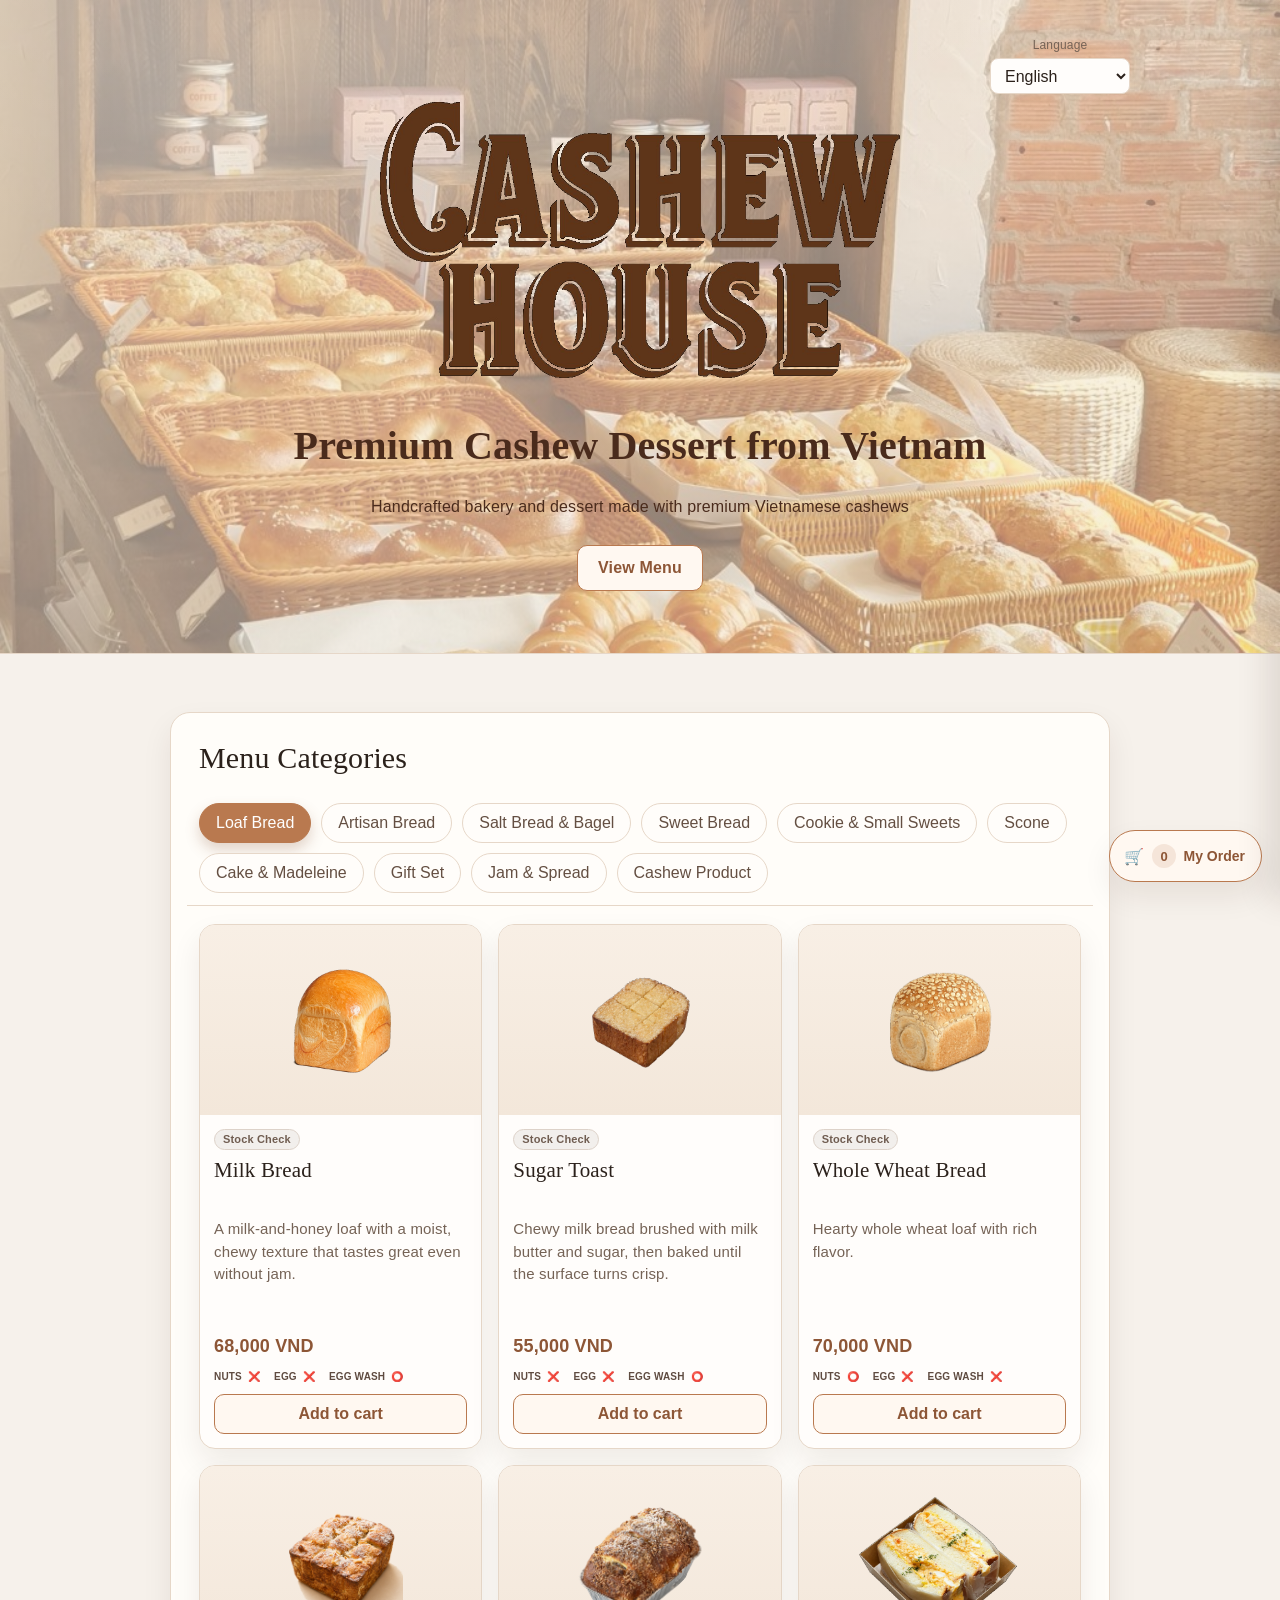
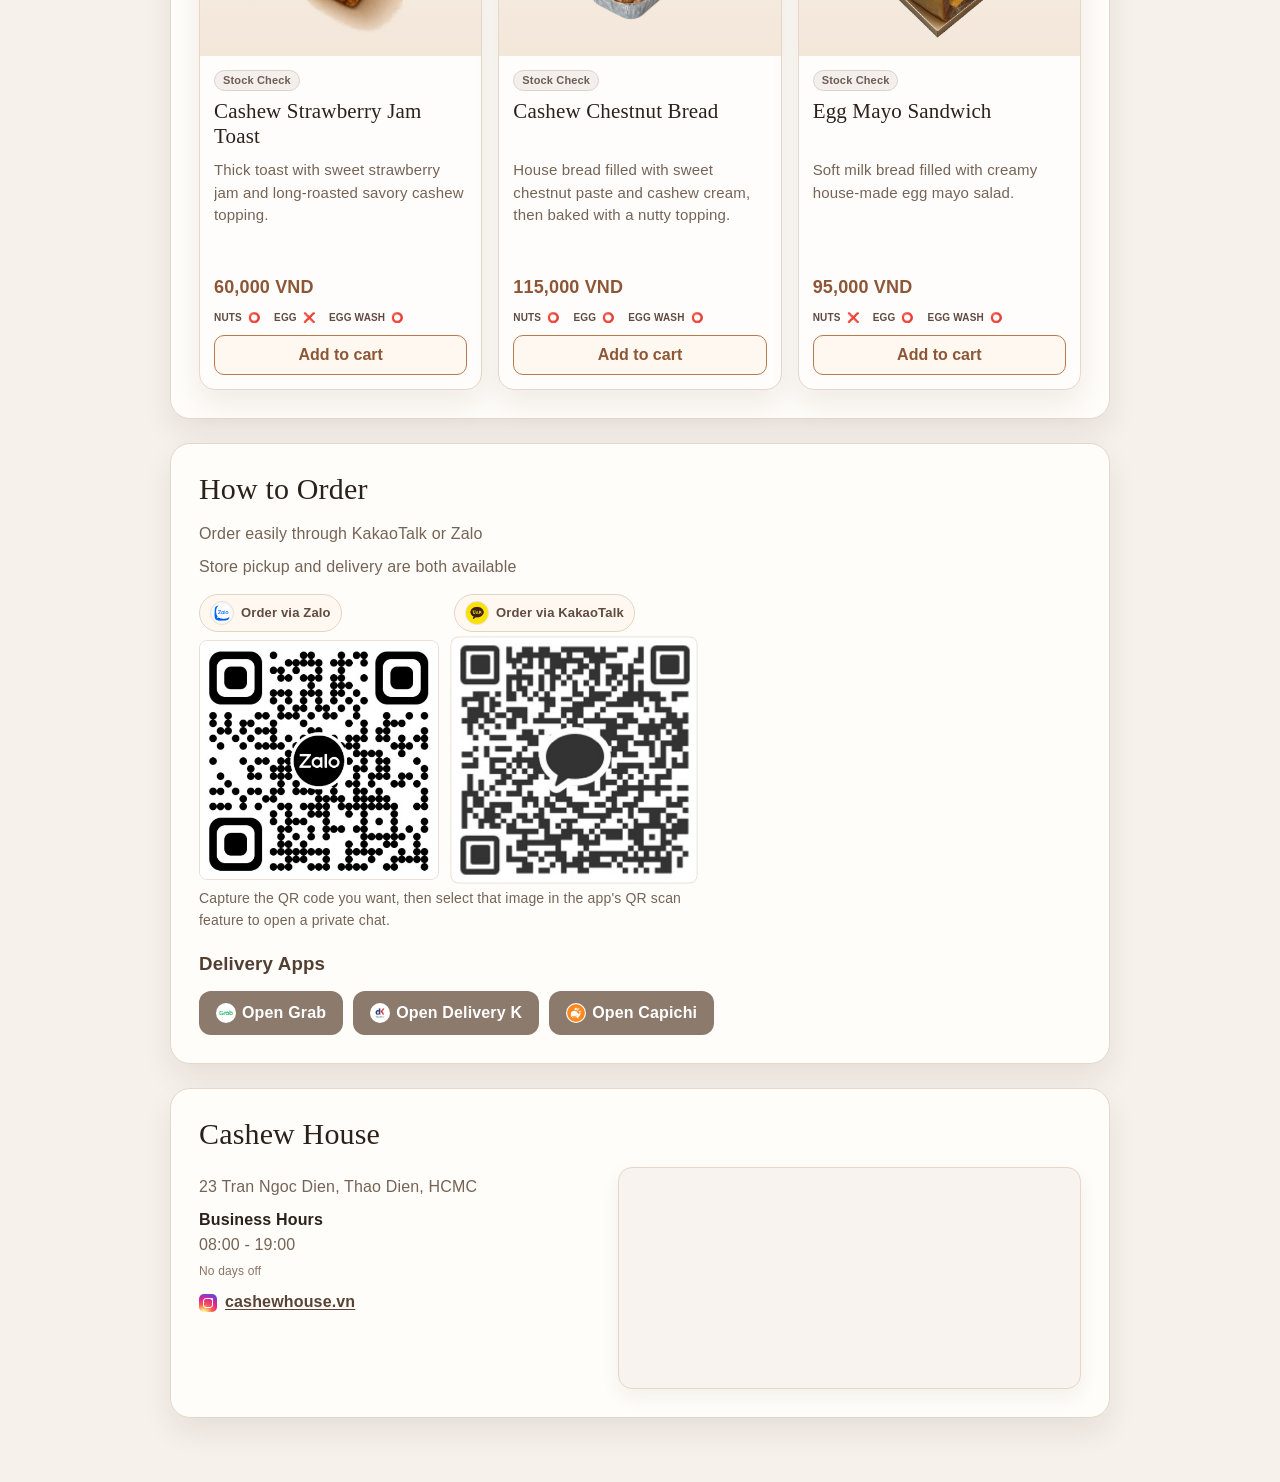
<file: index.html>
<!DOCTYPE html>
<html lang="ko">
  <head>
    <meta charset="UTF-8" />
    <meta name="viewport" content="width=device-width, initial-scale=1.0" />
    <title>CASHEW HOUSE BAKERY MENU</title>
    <link rel="stylesheet" href="styles.css?v=20260729-3" />
  </head>
  <body>
    <header class="hero">
      <div class="hero__content">
        <div class="language-switcher">
          <label for="languageSelect" data-i18n="languageLabel">Language</label>
          <select id="languageSelect" aria-label="language selector">
            <option value="en">English</option>
            <option value="ko">한국어</option>
            <option value="vi">Tiếng Việt</option>
            <option value="ja">日本語</option>
            <option value="zh">中文</option>
          </select>
        </div>
        <img class="hero__logo" src="images/hero-logo.png" alt="Cashew House logo" />
        <h1 data-i18n="heroTitle">Premium Cashew Dessert from Vietnam</h1>
        <p class="hero__desc" data-i18n="heroDesc1">베트남 프리미엄 캐슈넛으로 만든 수제 베이커리 &amp; 디저트</p>
        <a class="hero__button" href="#menuSection" data-i18n="menuViewButton"
          >메뉴 보기</a
        >
      </div>
    </header>

    <main class="container">
      <section id="menuSection" class="menu-section">
        <h2 class="section-title" data-i18n="menuCategoriesTitle">Menu Categories</h2>
        <div id="categoryTabs" class="tabs" role="tablist" aria-label="카테고리 탭"></div>
        <div id="menuGrid" class="menu-grid" aria-live="polite"></div>
      </section>

      <section class="order-section">
        <h2 class="section-title" data-i18n="orderTitle">주문 방법</h2>
        <p data-i18n="orderDesc1">카카오톡 / Zalo로 간편하게 주문 가능합니다</p>
        <p data-i18n="orderDesc2">매장 픽업 및 배달 모두 가능</p>

        <div class="order-qr-grid">
          <div class="order-qr-card" aria-label="Zalo QR card">
            <span class="order-qr-card__channel">
              <span class="order-qr-card__icon action-button--zalo" aria-hidden="true"></span>
              <span class="order-qr-card__channel-text">Order via Zalo</span>
            </span>
            <img class="order-qr-card__image" src="images/zalo-qr-only.png" alt="Zalo QR code" />
          </div>
          <div class="order-qr-card" aria-label="KakaoTalk QR card">
            <span class="order-qr-card__channel">
              <span class="order-qr-card__icon action-button--kakao" aria-hidden="true"></span>
              <span class="order-qr-card__channel-text">Order via KakaoTalk</span>
            </span>
            <img class="order-qr-card__image" src="images/kakaotalk-qr-only.png" alt="KakaoTalk QR code" />
          </div>
        </div>

        <p class="order-qr-help" data-i18n="orderQrHelp">원하시는 큐알코드를 캡쳐하신 후, 해당 앱의 큐알코드 스캔 기능에서 큐알코드를 선택하시면 개인 대화창이 뜹니다.</p>

        <h3 class="sub-title" data-i18n="deliveryAppTitle">배달 어플 바로가기</h3>
        <div class="action-group">
          <a class="action-button action-button--sub action-button--delivery action-button--grab" href="https://r.grab.com/g/6-20260430_190000_45DD73BD2A8040E2A69874FFFDF15FDF_MEXMPS-5-C7TFJN4TECD3TN" target="_blank" rel="noopener noreferrer" aria-label="Grab link button" data-i18n="grabButton">Grab 바로가기</a>
          <a class="action-button action-button--sub action-button--delivery action-button--deliveryk" href="https://www.deliveryk.com/shops/13361" target="_blank" rel="noopener noreferrer" aria-label="Delivery K link button" data-i18n="deliveryKButton">Delivery K 바로가기</a>
          <a class="action-button action-button--sub action-button--delivery action-button--capichi" href="https://www.order.capichiapp.com/ko/ho-chi-minh/phuong-an-khanh/restaurant/CASHEWHOUSE" target="_blank" rel="noopener noreferrer" aria-label="Capichi link button" data-i18n="capichiButton">Capichi 바로가기</a>
        </div>
      </section>

      <section class="store-section">
        <h2 class="section-title" data-i18n="storeTitle">Cashew House</h2>
        <div class="store-layout">
          <div class="store-info">
            <p data-i18n="storeAddress">23 Tran Ngoc Dien, Thao Dien, HCMC</p>
            <p>
              <strong data-i18n="businessHoursLabel">영업시간</strong><br />
              08:00 - 19:00<br />
              <span class="store-hours-note" data-i18n="noClosedDaysLabel">휴무없음</span>
            </p>
            <p>
              <a class="instagram-link" href="https://instagram.com/cashewhouse.vn" target="_blank" rel="noopener noreferrer" aria-label="Cashew House Instagram">
                <span class="instagram-link__icon" aria-hidden="true"></span>
                <span class="instagram-link__id">cashewhouse.vn</span>
              </a>
            </p>
          </div>
          <div class="store-map-wrap">
            <iframe
              class="store-map"
              title="Cashew House location on Google Maps"
              src="https://www.google.com/maps?q=23%20Tran%20Ngoc%20Dien,%20Thao%20Dien,%20Ho%20Chi%20Minh%20City&output=embed"
              loading="lazy"
              referrerpolicy="no-referrer-when-downgrade"
              allowfullscreen
            ></iframe>
          </div>
        </div>
      </section>
    </main>

    <template id="menuCardTemplate">
      <article class="menu-card">
        <div class="menu-card__image-wrap">
          <img class="menu-card__image" alt="" />
          <div class="menu-card__image-nav" hidden>
            <button type="button" class="menu-card__image-btn menu-card__image-btn--prev" aria-label="Previous image">◀</button>
            <span class="menu-card__image-index" aria-live="polite"></span>
            <button type="button" class="menu-card__image-btn menu-card__image-btn--next" aria-label="Next image">▶</button>
          </div>
        </div>
        <div class="menu-card__body">
          <h3 class="menu-card__name"></h3>
          <p class="menu-card__description"></p>
          <div class="menu-card__flavors"></div>
          <p class="menu-card__price"></p>
          <div class="menu-card__allergy-row">
            <p class="menu-card__allergy"></p>
            <p class="menu-card__allergy"></p>
            <p class="menu-card__allergy"></p>
          </div>
          <div class="menu-card__actions">
            <select class="menu-card__flavor-select" hidden></select>
            <button type="button" class="menu-card__add-btn"></button>
          </div>
        </div>
      </article>
    </template>

    <div id="cartOverlay" class="cart-overlay" hidden></div>
    <aside id="cartPanel" class="cart-panel" aria-hidden="true" aria-labelledby="cartPanelTitle">
      <div class="cart-panel__header">
        <h2 id="cartPanelTitle" class="cart-panel__title" data-i18n="cartTitle">My Order</h2>
        <button type="button" id="cartCloseBtn" class="cart-panel__close" aria-label="Close">×</button>
      </div>
      <p id="cartEmptyMsg" class="cart-panel__empty" data-i18n="cartEmpty" hidden></p>
      <ul id="cartItems" class="cart-panel__items"></ul>
      <div class="cart-panel__footer">
        <p id="cartTotal" class="cart-panel__total"></p>
        <div class="cart-panel__actions">
          <button type="button" id="cartCopyBtn" class="cart-panel__btn cart-panel__btn--primary" data-i18n="cartCopy">Copy order</button>
          <button type="button" id="cartClearBtn" class="cart-panel__btn cart-panel__btn--ghost" data-i18n="cartClear">Clear all</button>
        </div>
      </div>
    </aside>
    <button type="button" id="cartFab" class="cart-fab" hidden>
      <span class="cart-fab__icon" aria-hidden="true">🛒</span>
      <span id="cartFabCount" class="cart-fab__count">0</span>
      <span class="cart-fab__label" data-i18n="cartTitle">My Order</span>
    </button>
    <p id="cartToast" class="cart-toast" role="status" aria-live="polite" hidden></p>

    <script src="script.js?v=20261025-1"></script>
  </body>
</html>
</file>
<file: styles.css>
:root {
  --bg: #f6f1eb;
  --paper: #fffdf9;
  --accent: #b9794f;
  --accent-dark: #8d5636;
  --text: #2b211b;
  --muted: #756356;
  --border: #e6d7c8;
  --surface: #f3e9df;
  --shadow: 0 14px 30px rgba(46, 28, 15, 0.08);
}

* {
  box-sizing: border-box;
}

body {
  margin: 0;
  font-family: "Noto Sans KR", "Segoe UI", Arial, sans-serif;
  color: var(--text);
  background: var(--bg);
  letter-spacing: 0.01em;
}

.hero {
  /* 헤더 배경 사진 + 따뜻한 그라데이션 오버레이 */
  background-color: var(--bg);
  /* radial-gradient가 불투명하면 이미지가 가려져서 알파를 줍니다. */
  background-image: radial-gradient(
      circle at 15% 20%,
      rgba(248, 239, 228, 0.62) 0%,
      rgba(244, 230, 216, 0.54) 42%,
      rgba(240, 223, 206, 0.45) 100%
    ),
    url("images/header-bg.png");
  background-size: 100% 100%, cover;
  background-position: center, center top;
  background-repeat: no-repeat;
  padding: 78px 20px 62px;
  border-bottom: 1px solid var(--border);
  position: relative;
}

.hero::after {
  content: "";
  position: absolute;
  inset: 0;
  pointer-events: none;
  background: linear-gradient(
    to bottom,
    rgba(255, 255, 255, 0.10) 0%,
    rgba(255, 255, 255, 0) 35%
  );
}

.hero__content {
  max-width: 980px;
  margin: 0 auto;
  position: relative;
  z-index: 1;
  text-align: center;
  display: flex;
  flex-direction: column;
  align-items: center;
}

.language-switcher {
  position: absolute;
  top: -40px;
  right: 0;
  display: flex;
  flex-direction: column;
  gap: 6px;
  min-width: 140px;
}

.language-switcher label {
  font-size: 12px;
  color: var(--muted);
}

.language-switcher select {
  height: 36px;
  padding: 0 10px;
  border: 1px solid var(--border);
  border-radius: 8px;
  background: #fffdfb;
  color: var(--text);
  font: inherit;
}

.hero__badge {
  display: inline-block;
  margin: 0 0 12px;
  padding: 7px 12px;
  font-size: 12px;
  letter-spacing: 0.08em;
  border-radius: 999px;
  background: rgba(185, 121, 79, 0.13);
  border: 1px solid rgba(185, 121, 79, 0.35);
  color: var(--accent-dark);
  font-weight: 600;
}

.hero__logo {
  display: block;
  width: min(520px, 88%);
  margin: 24px auto 24px;
  height: auto;
}

.hero h1 {
  margin: 0 0 4px;
  font-family: "Georgia", "Times New Roman", serif;
  font-size: clamp(28px, 4.1vw, 40px);
  line-height: 2.2;
  max-width: 100%;
  margin-left: auto;
  margin-right: auto;
  white-space: nowrap;
  color: #4a2b1c;
}

.hero__desc {
  margin: 0;
  color: #4a2b1c;
  font-size: clamp(14px, 2vw, 16px);
  line-height: 1.6;
  white-space: nowrap;
  text-align: center;
  max-width: 100%;
}

.hero__button {
  display: inline-block;
  margin-top: 26px;
  padding: 13px 20px;
  border-radius: 10px;
  border: 1px solid var(--accent);
  background: #fff8f1;
  color: var(--accent-dark);
  text-decoration: none;
  font-weight: 700;
  transition: all 0.2s ease;
}

.hero__button:hover {
  background: var(--accent);
  color: #fff;
}

.container {
  max-width: 980px;
  margin: 0 auto;
  padding: 34px 20px 64px;
}

.menu-section,
.order-section,
.store-section {
  margin-top: 24px;
  padding: 28px;
  border: 1px solid var(--border);
  border-radius: 20px;
  background: var(--paper);
  box-shadow: var(--shadow);
}

.section-title {
  margin: 0 0 16px;
  font-family: "Georgia", "Times New Roman", serif;
  font-size: 30px;
  font-weight: 500;
}

.tabs {
  position: sticky;
  top: 0;
  z-index: 50;
  display: flex;
  flex-wrap: wrap;
  gap: 10px;
  margin: 0 -12px 18px;
  padding: 12px;
  background: var(--paper);
  background: color-mix(in srgb, var(--paper) 92%, transparent);
  backdrop-filter: blur(10px);
  -webkit-backdrop-filter: blur(10px);
  border-bottom: 1px solid var(--border);
}

.tab-button {
  height: 40px;
  padding: 0 16px;
  border: 1px solid var(--border);
  border-radius: 999px;
  font: inherit;
  background: #fffdfa;
  color: #644f42;
  cursor: pointer;
  transition: all 0.2s ease;
}

.tab-button.is-active {
  background: var(--accent);
  color: #fff;
  border-color: var(--accent);
  box-shadow: 0 7px 14px rgba(141, 86, 54, 0.25);
}

.tab-button:hover {
  border-color: #d5b9a3;
}

.menu-grid {
  display: grid;
  grid-template-columns: repeat(auto-fill, minmax(260px, 1fr));
  gap: 16px;
}

.menu-card {
  border: 1px solid var(--border);
  border-radius: 16px;
  background: #fffdfb;
  box-shadow: var(--shadow);
  overflow: hidden;
  transition: transform 0.2s ease, box-shadow 0.2s ease;
  min-height: var(--menu-card-min-height, auto);
}

.menu-card:hover {
  transform: translateY(-3px);
  box-shadow: 0 18px 34px rgba(46, 28, 15, 0.12);
}

.menu-card__image-wrap {
  width: 100%;
  height: 190px;
  overflow: hidden;
  background: linear-gradient(180deg, #f8efe5 0%, #f3e7da 100%);
  padding: 12px;
  position: relative;
}

.menu-card__image {
  width: 100%;
  height: 100%;
  object-fit: contain;
  object-position: center;
  display: block;
  transform: scale(var(--image-scale, 1)) rotate(var(--image-rotate, 0deg)) translateY(var(--image-offset-y, 0px));
  transform-origin: center;
}

.menu-card__image-nav {
  position: absolute;
  left: 10px;
  right: 10px;
  top: 50%;
  transform: translateY(-50%);
  display: flex;
  align-items: center;
  justify-content: space-between;
  gap: 8px;
  z-index: 2;
}

.menu-card__image-nav[hidden] {
  display: none;
}

.menu-card__image-btn {
  width: 14px;
  height: 14px;
  border: 0;
  border-radius: 999px;
  background: transparent;
  color: #4a2b1c;
  cursor: pointer;
  font-size: 8px;
  line-height: 1;
  padding: 0;
}

.menu-card__image-btn:hover {
  background: transparent;
  color: #2f1a11;
}

.menu-card__image-index {
  display: none;
}

.menu-card__body {
  padding: 14px;
  display: flex;
  flex-direction: column;
}

.menu-card__name {
  margin: 0 0 10px;
  font-size: 21px;
  font-family: "Georgia", "Times New Roman", serif;
  font-weight: 500;
  min-height: 50px;
  display: -webkit-box;
  -webkit-box-orient: vertical;
  -webkit-line-clamp: 2;
  overflow: hidden;
}

.menu-card__stock {
  margin: 0 0 8px;
  display: inline-flex;
  align-items: center;
  align-self: flex-start;
  padding: 4px 8px;
  border-radius: 999px;
  font-size: 11px;
  font-weight: 700;
  line-height: 1;
  border: 1px solid transparent;
}

.menu-card__stock.is-in_stock {
  background: #eaf7ee;
  border-color: #b9e3c4;
  color: #1c6a32;
}

.menu-card__stock.is-low_stock {
  background: #fff4e8;
  border-color: #f2d3ad;
  color: #8b4d14;
}

.menu-card__stock.is-sold_out {
  background: #f7ecec;
  border-color: #e4c6c6;
  color: #8b2f2f;
}

.menu-card__stock.is-unknown {
  background: #f2efec;
  border-color: #ddd2c9;
  color: #705d51;
}

.menu-card__price {
  margin: 0 0 12px;
  font-size: 18px;
  font-weight: 700;
  color: var(--accent-dark);
}

.menu-card__description {
  margin: 0 0 12px;
  color: var(--muted);
  font-size: 15px;
  line-height: 1.5;
  min-height: 68px;
  display: -webkit-box;
  -webkit-box-orient: vertical;
  -webkit-line-clamp: 3;
  overflow: hidden;
}

/* 잼 카테고리는 description 줄 수에 따라 가격 baseline이 흔들려서 최대 3줄로 고정 */
.menu-card.is-jamSpread .menu-card__description {
  display: -webkit-box;
  -webkit-box-orient: vertical;
  -webkit-line-clamp: 3;
  overflow: hidden;
}

.menu-card.is-cookieSmallSweets .menu-card__description {
  display: block;
  -webkit-line-clamp: unset;
  overflow: visible;
  min-height: 112px;
}

.menu-card.is-cookieSmallSweets .menu-card__flavors,
.menu-card.is-cookieSmallSweets .menu-card__flavors:empty {
  min-height: 40px;
}

.menu-card.is-giftset66 .menu-card__image-wrap {
  height: auto;
  aspect-ratio: 1 / 1;
  padding: 0;
}

.menu-card.is-giftset66 .menu-card__image {
  object-fit: cover;
  object-position: var(--image-object-position, center 72%);
  transform: none;
}

.menu-card__flavors {
  display: flex;
  flex-wrap: wrap;
  gap: 6px;
  margin: -2px 0 12px;
  min-height: var(--flavors-min-height, 28px);
}

.menu-card__flavors:empty {
  min-height: var(--flavors-min-height, 28px);
}

.flavor-chip {
  display: inline-flex;
  align-items: center;
  gap: 4px;
  padding: 3px 7px;
  border-radius: 999px;
  border: 1px solid #e4d4c4;
  background: #fff8f1;
  color: #6b4c3c;
  font-size: 11px;
  line-height: 1;
}

.menu-card__allergy {
  display: inline-flex;
  align-items: center;
  gap: 4px;
  margin: 0;
  font-size: 10px;
  color: #5f4b40;
  font-weight: 700;
}

.menu-card__allergy-row {
  display: flex;
  align-items: center;
  gap: 14px;
  margin-top: 2px;
  flex-wrap: nowrap;
}

.menu-card__actions {
  display: flex;
  flex-direction: column;
  gap: 8px;
  margin-top: 12px;
}

.menu-card__flavor-select {
  width: 100%;
  height: 36px;
  padding: 0 10px;
  border: 1px solid var(--border);
  border-radius: 8px;
  background: #fffdfb;
  color: var(--text);
  font: inherit;
}

.menu-card__add-btn {
  width: 100%;
  height: 40px;
  border: 1px solid var(--accent);
  border-radius: 10px;
  background: #fff8f1;
  color: var(--accent-dark);
  font: inherit;
  font-weight: 700;
  cursor: pointer;
  transition: all 0.2s ease;
}

.menu-card__add-btn:hover:not(:disabled) {
  background: var(--accent);
  color: #fff;
}

.menu-card__add-btn:disabled {
  opacity: 0.55;
  cursor: not-allowed;
}

.menu-card__price {
  margin-top: auto;
  margin-bottom: 12px;
}

.allergy-status {
  display: inline-block;
  margin-left: 2px;
  font-size: 10px;
  line-height: 1;
}

.allergy-status.is-included {
  color: inherit;
}

.allergy-status.is-excluded {
  color: inherit;
}

.action-group {
  display: flex;
  flex-wrap: wrap;
  gap: 10px;
  margin-top: 16px;
}

.order-qr-grid {
  margin-top: 14px;
  display: grid;
  grid-template-columns: repeat(2, max-content);
  column-gap: 15px;
  row-gap: 8px;
  justify-content: start;
}

.order-qr-card {
  border: 0;
  border-radius: 10px;
  background: transparent;
  text-decoration: none;
  color: inherit;
  padding: 0;
  display: flex;
  flex-direction: column;
  align-items: flex-start;
  gap: 8px;
}

.order-qr-card__channel {
  display: inline-flex;
  align-items: center;
  gap: 7px;
  padding: 6px 10px;
  border: 1px solid #e4d4c4;
  border-radius: 999px;
  background: #fff8f1;
}

.order-qr-card__channel-text {
  font-size: 13px;
  font-weight: 700;
  color: #5f4b40;
}

.order-qr-card__icon {
  width: 24px;
  height: 24px;
  border-radius: 999px;
  border: 1px solid #eadfd3;
  background-color: #fff;
  background-repeat: no-repeat;
  background-position: center;
  background-size: cover;
  display: inline-block;
  flex-shrink: 0;
}

.order-qr-card__icon.action-button--zalo {
  background-image: url("images/ZALO.jpg");
}

.order-qr-card__icon.action-button--kakao {
  background-image: url("images/kakaotalk.png");
}

.order-qr-card__image {
  width: auto;
  max-width: 240px;
  aspect-ratio: 1 / 1;
  object-fit: contain;
  border-radius: 8px;
  border: 1px solid #eadfd3;
  display: block;
}

.order-qr-card:first-child .order-qr-card__image {
  transform: none;
}

.order-qr-card:last-child .order-qr-card__image {
  transform: scale(1.03);
  transform-origin: center;
}

.order-qr-help {
  margin: 12px 0 0;
  max-width: 520px;
  font-size: 14px;
  line-height: 1.55;
  color: var(--muted);
}

.action-button {
  display: inline-flex;
  align-items: center;
  justify-content: center;
  min-height: 44px;
  padding: 0 16px;
  border-radius: 12px;
  text-decoration: none;
  font-weight: 700;
  color: #fff;
  background: var(--accent);
  border: 1px solid transparent;
  transition: all 0.2s ease;
}

.action-button.action-button--zalo::before,
.action-button.action-button--kakao::before,
.action-button.action-button--delivery::before {
  content: "";
  margin-right: 6px;
  width: 18px;
  height: 18px;
  border-radius: 999px;
  border: 1px solid rgba(255, 255, 255, 0.75);
  background-color: #fff;
  background-repeat: no-repeat;
  background-position: center;
  background-size: cover;
  display: inline-block;
  flex-shrink: 0;
}

.action-button.action-button--zalo::before {
  background-image: url("images/ZALO.jpg");
}

.action-button.action-button--kakao::before {
  background-image: url("images/kakaotalk.png");
}

.action-button.action-button--delivery::before {
  background-image: url("images/grab.png");
}

.action-button.action-button--grab::before {
  background-image: url("images/grab.png");
}

.action-button.action-button--deliveryk::before {
  background-image: url("images/deliveryk.png");
}

.action-button.action-button--capichi::before {
  background-image: url("images/capichi.png");
}

.action-button:hover {
  background: var(--accent-dark);
}

.action-button--sub {
  background: #8c7a6d;
}

.action-button--sub:hover {
  background: #6d5d52;
}

.sub-title {
  margin: 22px 0 0;
  color: #523f34;
}

.order-section p,
.store-section p {
  margin: 8px 0;
  color: var(--muted);
  line-height: 1.55;
}

.store-section strong {
  color: var(--text);
}

.store-hours-note {
  display: inline-block;
  margin-top: 2px;
  font-size: 12px;
  color: #8a7567;
}

.instagram-link {
  display: inline-flex;
  align-items: center;
  gap: 8px;
  text-decoration: none;
  color: #5a4336;
  font-weight: 600;
}

.instagram-link__icon {
  width: 18px;
  height: 18px;
  border-radius: 5px;
  background: radial-gradient(circle at 25% 110%, #fdf497 0%, #fdf497 12%, #fd5949 40%, #d6249f 65%, #285aeb 100%);
  position: relative;
  flex-shrink: 0;
}

.instagram-link__icon::before {
  content: "";
  position: absolute;
  inset: 4px;
  border: 1.6px solid #fff;
  border-radius: 3px;
}

.instagram-link__icon::after {
  content: "";
  position: absolute;
  right: 4px;
  top: 4px;
  width: 2px;
  height: 2px;
  background: #fff;
  border-radius: 50%;
}

.instagram-link__id {
  text-decoration: underline;
  text-underline-offset: 2px;
}

.store-layout {
  display: grid;
  grid-template-columns: minmax(220px, 1fr) minmax(280px, 1.15fr);
  gap: 16px;
  align-items: start;
}

.store-map-wrap {
  border: 1px solid var(--border);
  border-radius: 14px;
  overflow: hidden;
  background: #f8f3ee;
  box-shadow: 0 8px 20px rgba(46, 28, 15, 0.06);
}

.store-map {
  display: block;
  width: 100%;
  height: 220px;
  border: 0;
}

.cart-overlay {
  position: fixed;
  inset: 0;
  z-index: 120;
  background: rgba(43, 33, 27, 0.42);
}

.cart-overlay[hidden] {
  display: none;
}

.cart-panel {
  position: fixed;
  top: 0;
  right: 0;
  z-index: 130;
  display: flex;
  flex-direction: column;
  width: min(400px, 100vw);
  height: 100vh;
  height: 100dvh;
  background: var(--paper);
  border-left: 1px solid var(--border);
  box-shadow: -12px 0 30px rgba(46, 28, 15, 0.12);
  transform: translateX(100%);
  transition: transform 0.25s ease;
}

.cart-panel.is-open {
  transform: translateX(0);
}

body.cart-open {
  overflow: hidden;
}

.cart-panel__header {
  display: flex;
  align-items: center;
  justify-content: space-between;
  gap: 12px;
  padding: 18px 18px 12px;
  border-bottom: 1px solid var(--border);
}

.cart-panel__title {
  margin: 0;
  font-family: "Georgia", "Times New Roman", serif;
  font-size: 24px;
  font-weight: 500;
}

.cart-panel__close {
  width: 36px;
  height: 36px;
  border: 1px solid var(--border);
  border-radius: 8px;
  background: #fffdfb;
  color: var(--text);
  font-size: 22px;
  line-height: 1;
  cursor: pointer;
}

.cart-panel__empty {
  margin: 0;
  padding: 24px 18px;
  color: var(--muted);
  line-height: 1.55;
}

.cart-panel__items {
  flex: 1;
  margin: 0;
  padding: 12px 18px;
  list-style: none;
  overflow-y: auto;
}

.cart-item {
  display: flex;
  align-items: flex-start;
  justify-content: space-between;
  gap: 12px;
  padding: 12px 0;
  border-bottom: 1px solid var(--border);
}

.cart-item:last-child {
  border-bottom: 0;
}

.cart-item__info {
  min-width: 0;
}

.cart-item__name {
  margin: 0 0 4px;
  font-weight: 700;
  line-height: 1.35;
}

.cart-item__meta {
  margin: 0;
  color: var(--muted);
  font-size: 13px;
}

.cart-item__controls {
  display: flex;
  flex-wrap: wrap;
  align-items: center;
  justify-content: flex-end;
  gap: 6px;
}

.cart-item__qty-btn {
  width: 30px;
  height: 30px;
  border: 1px solid var(--border);
  border-radius: 8px;
  background: #fffdfb;
  color: var(--text);
  font: inherit;
  font-size: 18px;
  line-height: 1;
  cursor: pointer;
}

.cart-item__qty {
  min-width: 20px;
  text-align: center;
  font-weight: 700;
}

.cart-item__remove {
  width: 100%;
  margin-top: 2px;
  padding: 0;
  border: 0;
  background: transparent;
  color: var(--muted);
  font: inherit;
  font-size: 12px;
  text-decoration: underline;
  cursor: pointer;
}

.cart-panel__footer {
  padding: 14px 18px 18px;
  border-top: 1px solid var(--border);
  background: #fffdfb;
}

.cart-panel__total {
  margin: 0 0 12px;
  font-size: 18px;
  font-weight: 700;
  color: var(--accent-dark);
}

.cart-panel__actions {
  display: grid;
  gap: 8px;
}

.cart-panel__btn {
  height: 42px;
  border-radius: 10px;
  font: inherit;
  font-weight: 700;
  cursor: pointer;
}

.cart-panel__btn--primary {
  border: 1px solid var(--accent);
  background: var(--accent);
  color: #fff;
}

.cart-panel__btn--primary:hover:not(:disabled) {
  background: var(--accent-dark);
}

.cart-panel__btn--ghost {
  border: 1px solid var(--border);
  background: #fffdfb;
  color: var(--muted);
}

.cart-panel__btn:disabled {
  opacity: 0.5;
  cursor: not-allowed;
}

.cart-fab {
  position: fixed;
  right: 18px;
  bottom: 18px;
  z-index: 110;
  display: inline-flex;
  align-items: center;
  gap: 8px;
  min-height: 52px;
  padding: 0 16px 0 14px;
  border: 1px solid var(--accent);
  border-radius: 999px;
  background: #fff8f1;
  color: var(--accent-dark);
  box-shadow: var(--shadow);
  font: inherit;
  font-weight: 700;
  cursor: pointer;
  transition: all 0.2s ease;
}

.cart-fab:hover {
  background: var(--accent);
  color: #fff;
}

.cart-fab.has-items {
  background: var(--accent);
  color: #fff;
}

.cart-fab[hidden] {
  display: none;
}

.cart-fab__count {
  display: inline-flex;
  align-items: center;
  justify-content: center;
  min-width: 24px;
  height: 24px;
  padding: 0 6px;
  border-radius: 999px;
  background: rgba(255, 255, 255, 0.22);
  font-size: 13px;
}

.cart-fab:not(.has-items) .cart-fab__count {
  background: rgba(185, 121, 79, 0.15);
}

.cart-fab__label {
  font-size: 14px;
}

.cart-toast {
  position: fixed;
  left: 50%;
  bottom: 88px;
  z-index: 140;
  margin: 0;
  padding: 10px 16px;
  border-radius: 999px;
  background: rgba(43, 33, 27, 0.92);
  color: #fff;
  font-size: 14px;
  transform: translateX(-50%);
  pointer-events: none;
}

.cart-toast[hidden] {
  display: none;
}

@media (max-width: 700px) {
  .language-switcher {
    position: static;
    margin-bottom: 14px;
  }

  .hero {
    padding-top: 54px;
  }

  .hero h1 {
    font-size: 34px;
    white-space: normal;
  }

  .hero__logo {
    width: min(420px, 96%);
    margin-top: 4px;
  }

  .hero__desc {
    font-size: 16px;
    white-space: normal;
  }

  .menu-section,
  .order-section,
  .store-section {
    padding: 20px;
  }

  .order-qr-grid {
    grid-template-columns: 1fr;
  }

  .section-title {
    font-size: 26px;
  }

  .menu-card {
    min-height: var(--menu-card-min-height-mobile, var(--menu-card-min-height, auto));
  }

  .store-layout {
    grid-template-columns: 1fr;
  }

  .store-map {
    height: 200px;
  }

  .cart-fab__label {
    display: none;
  }
}
</file>
